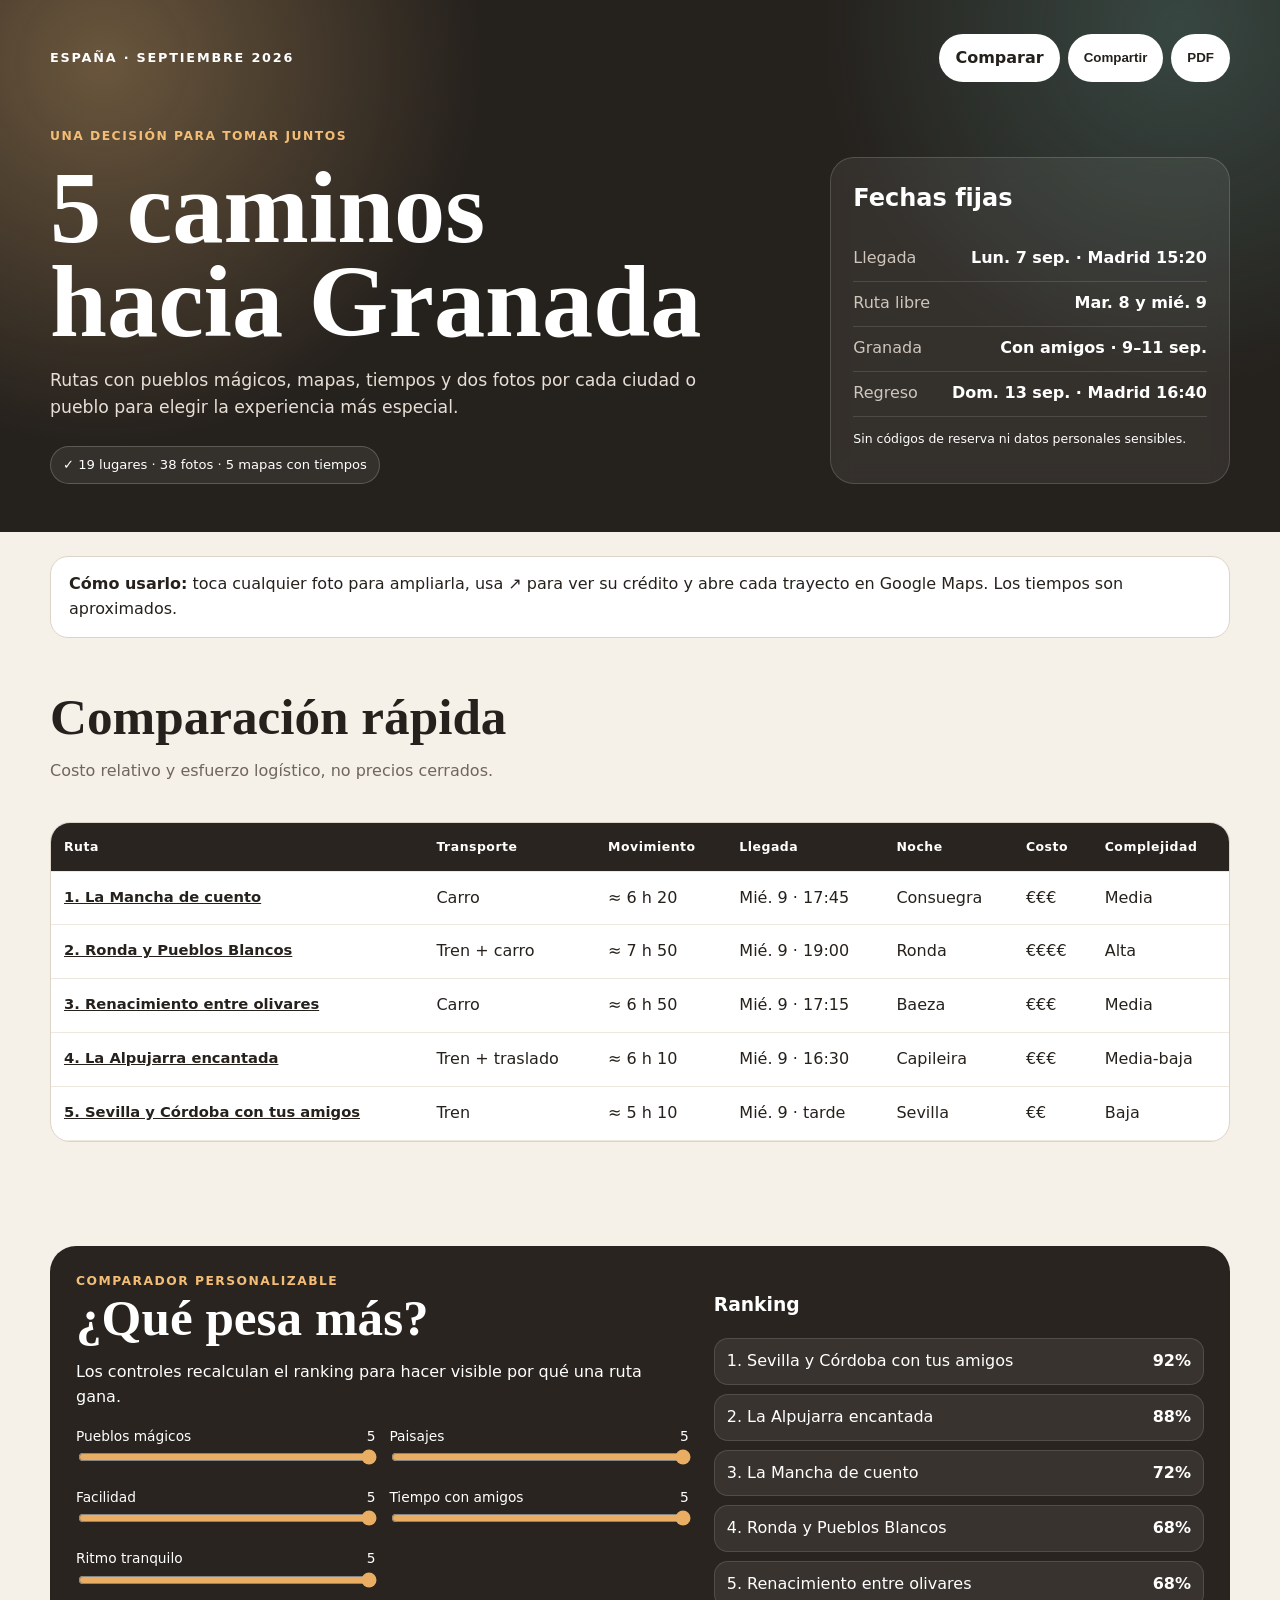
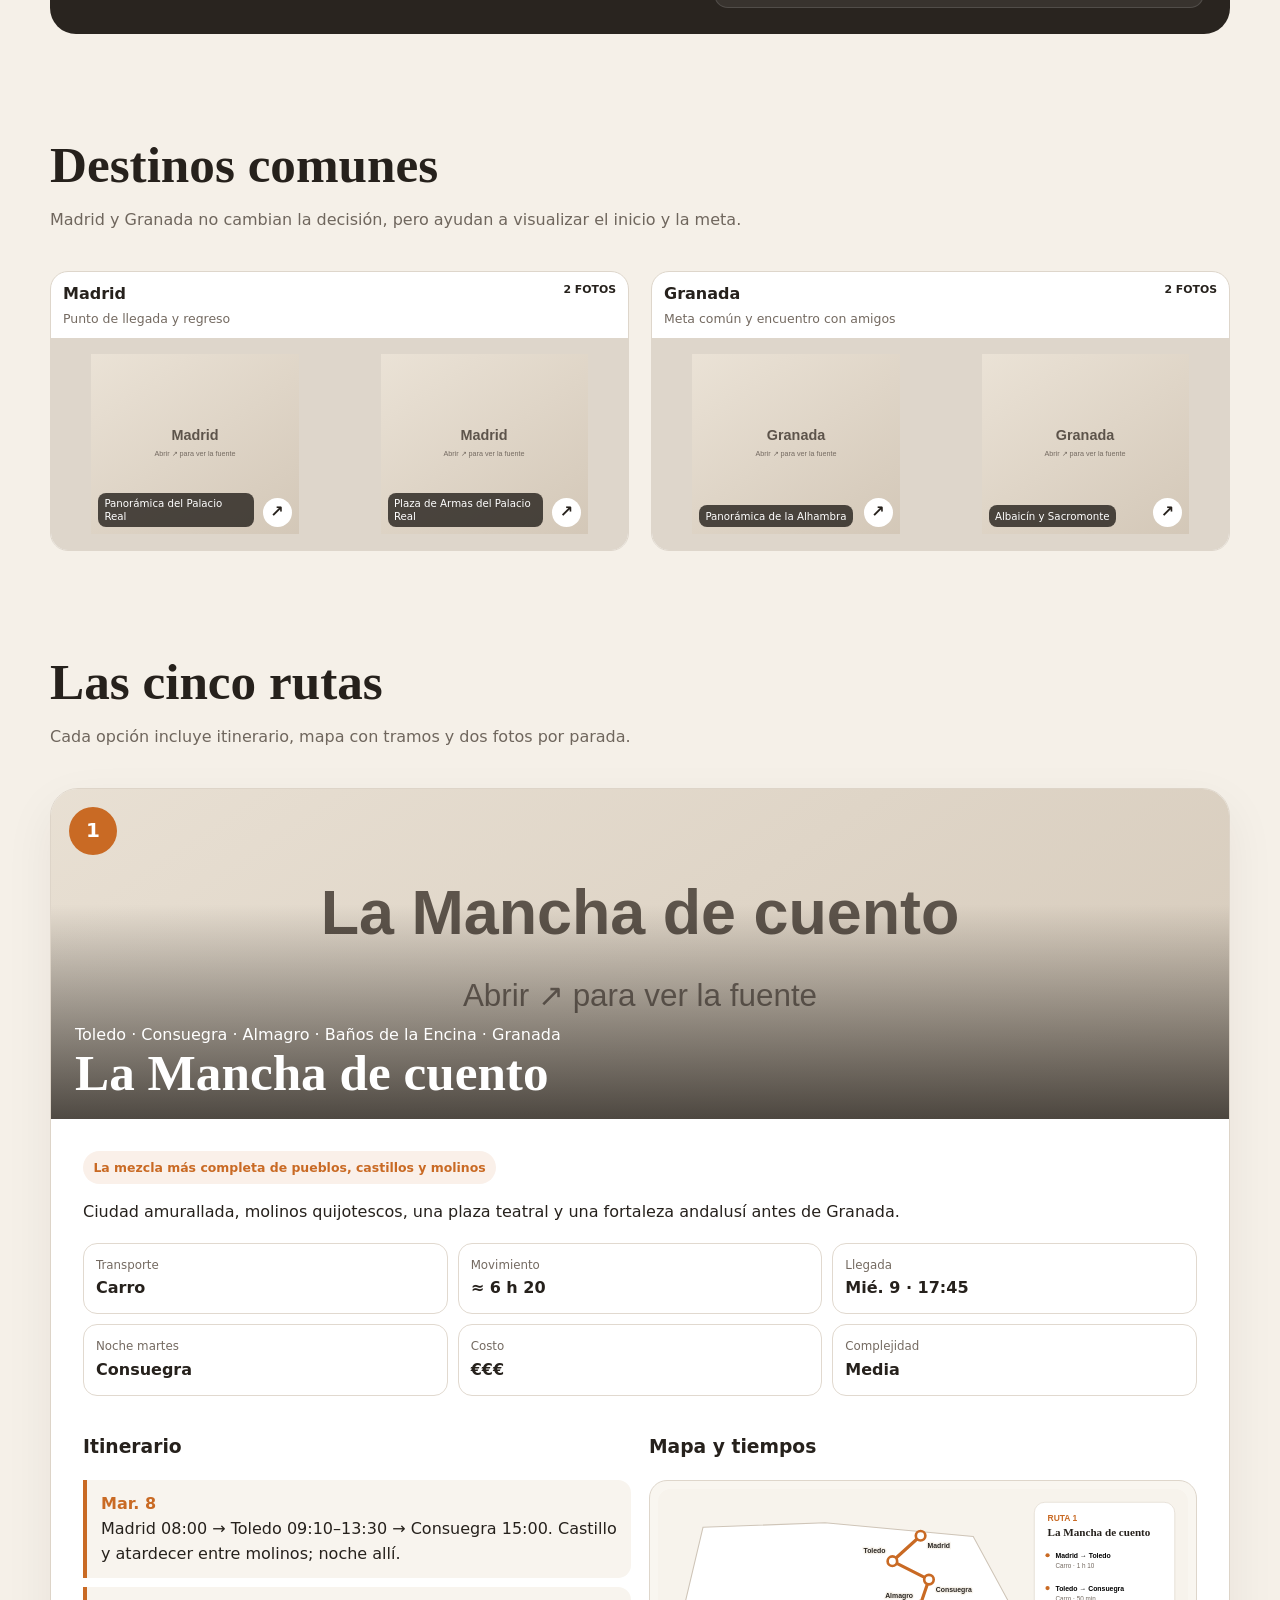
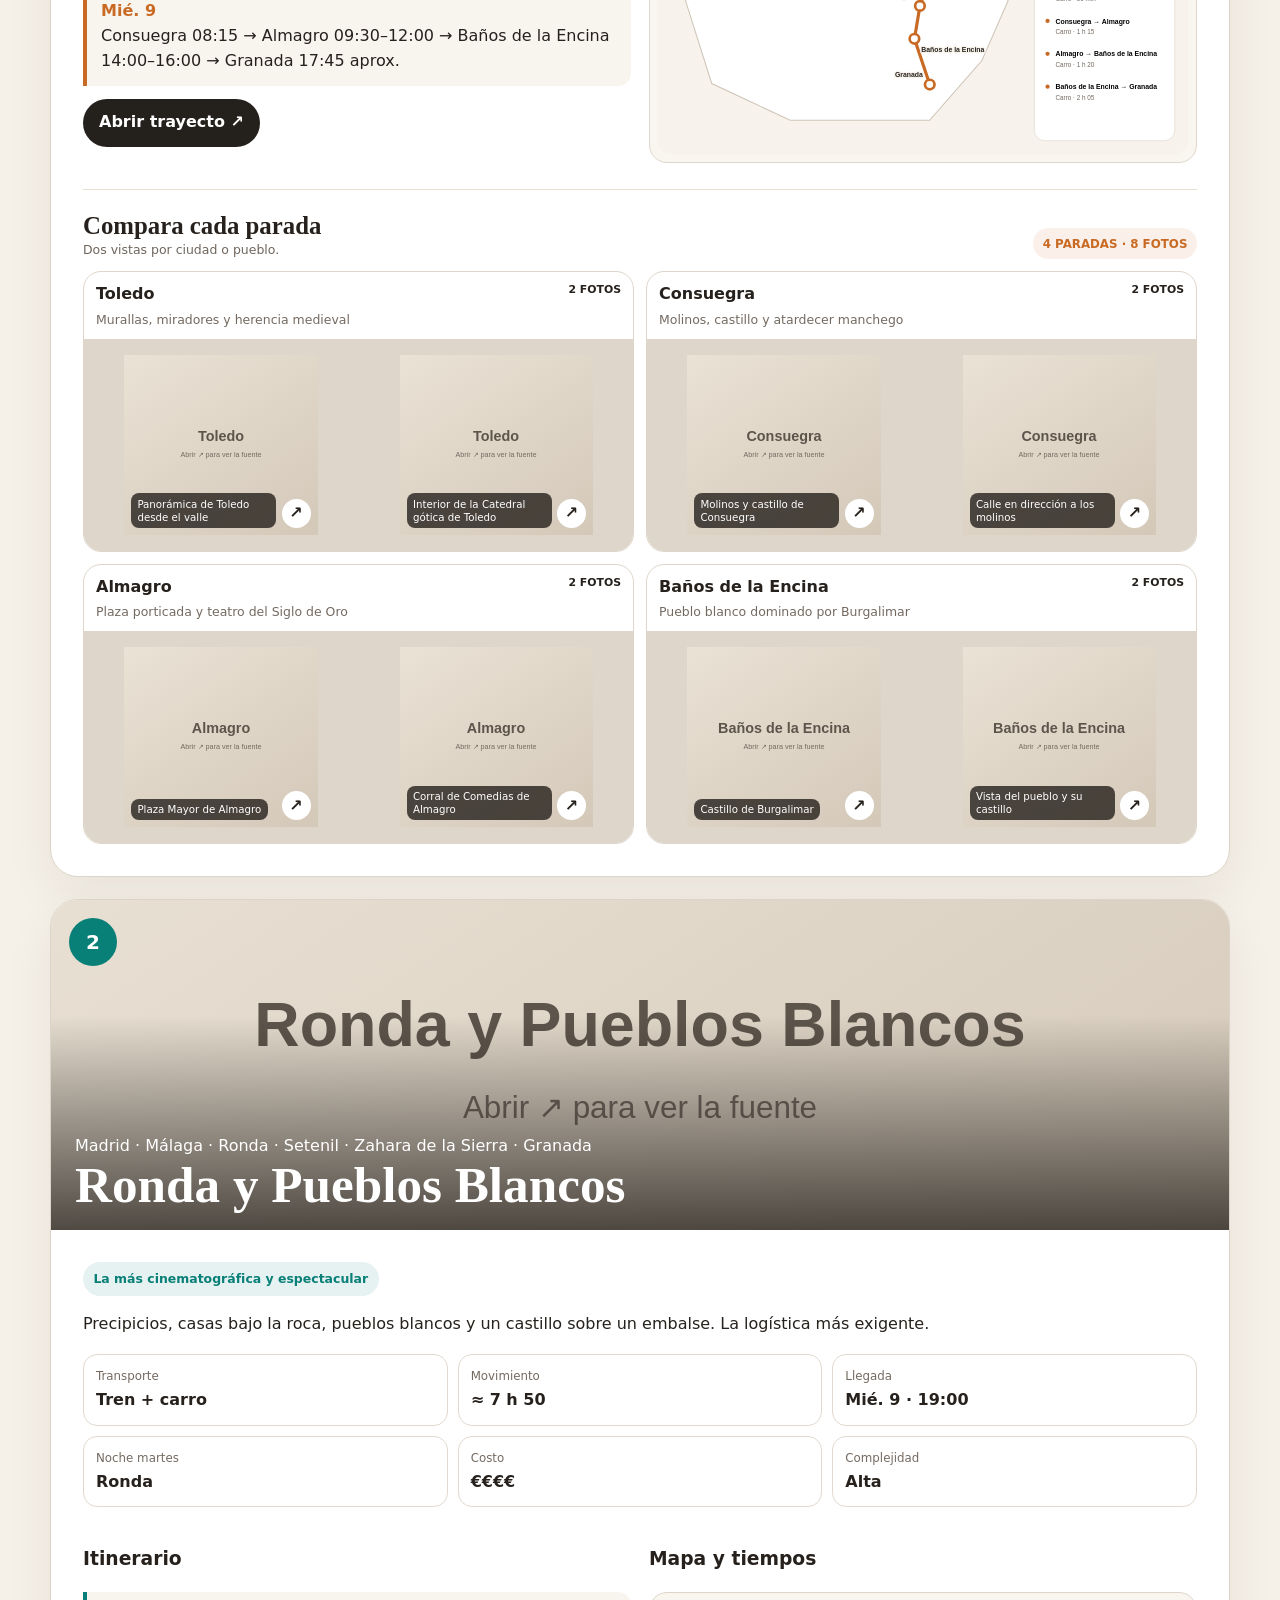
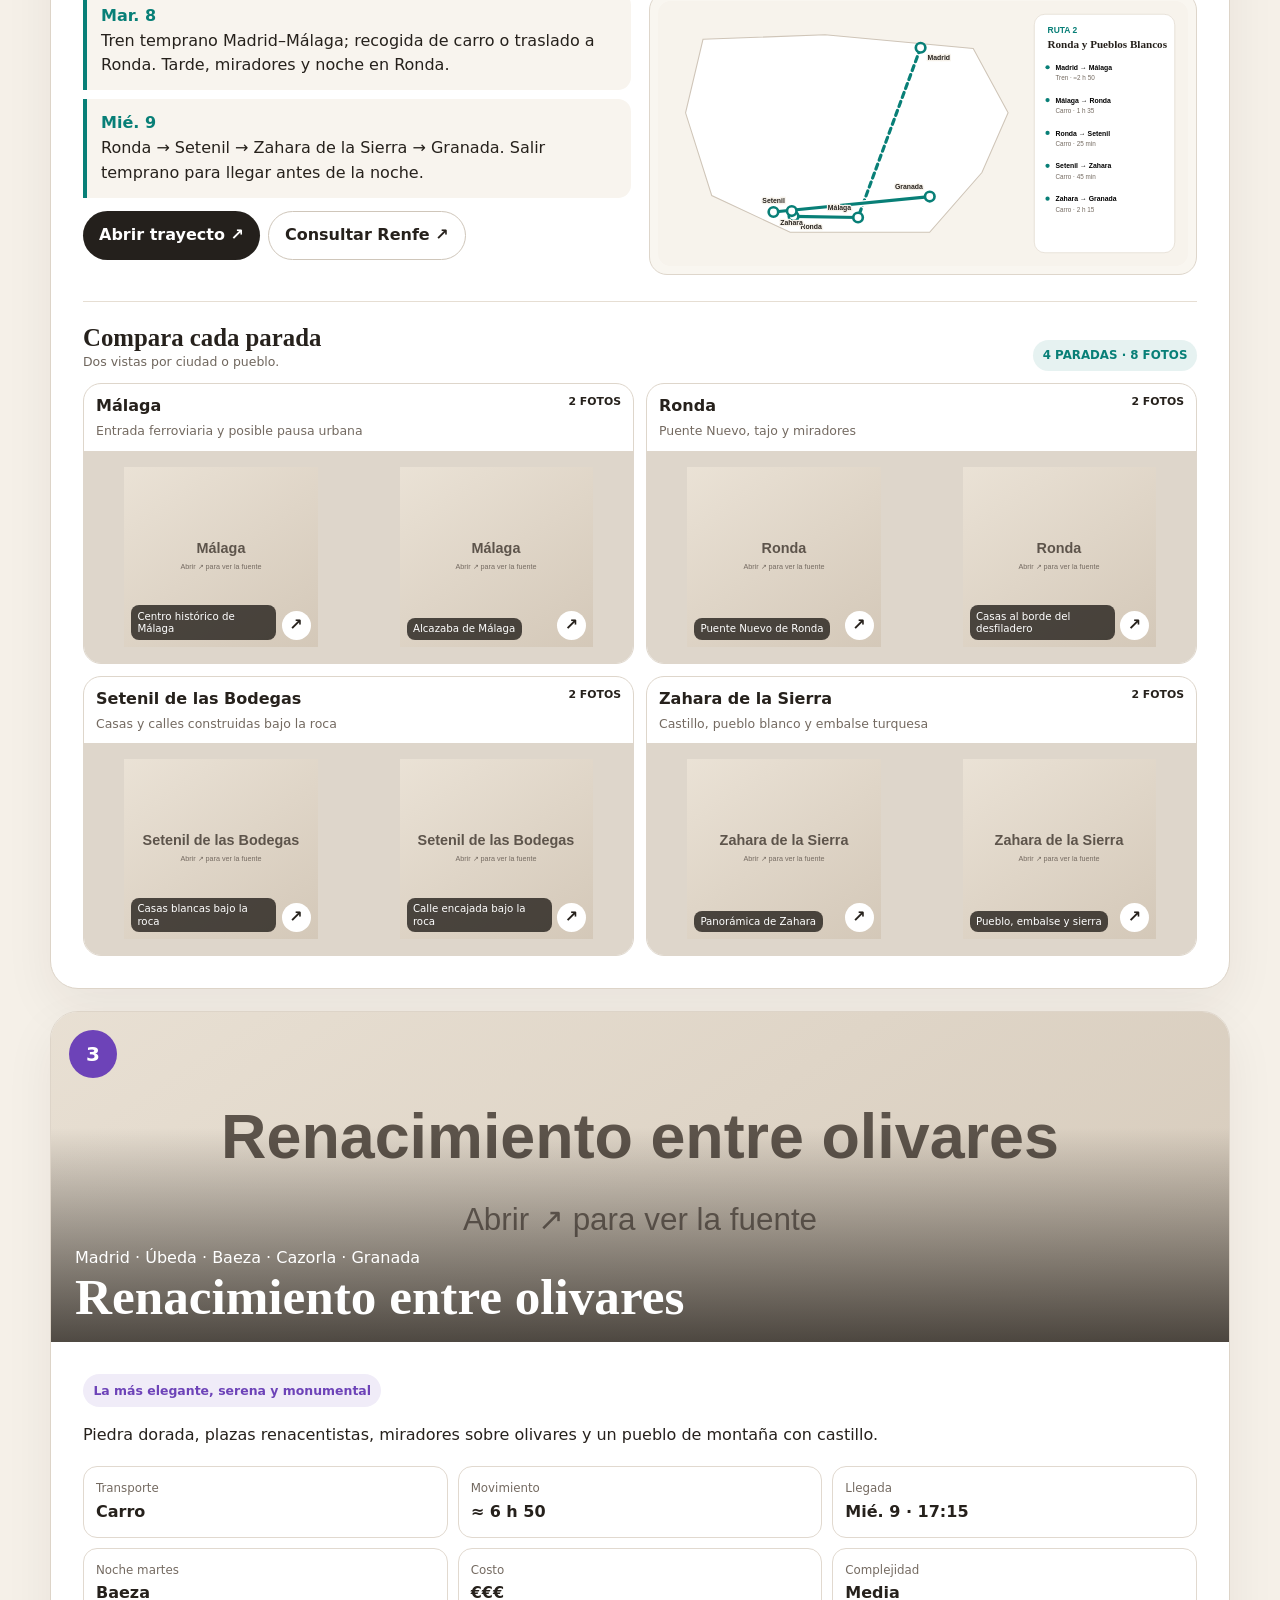
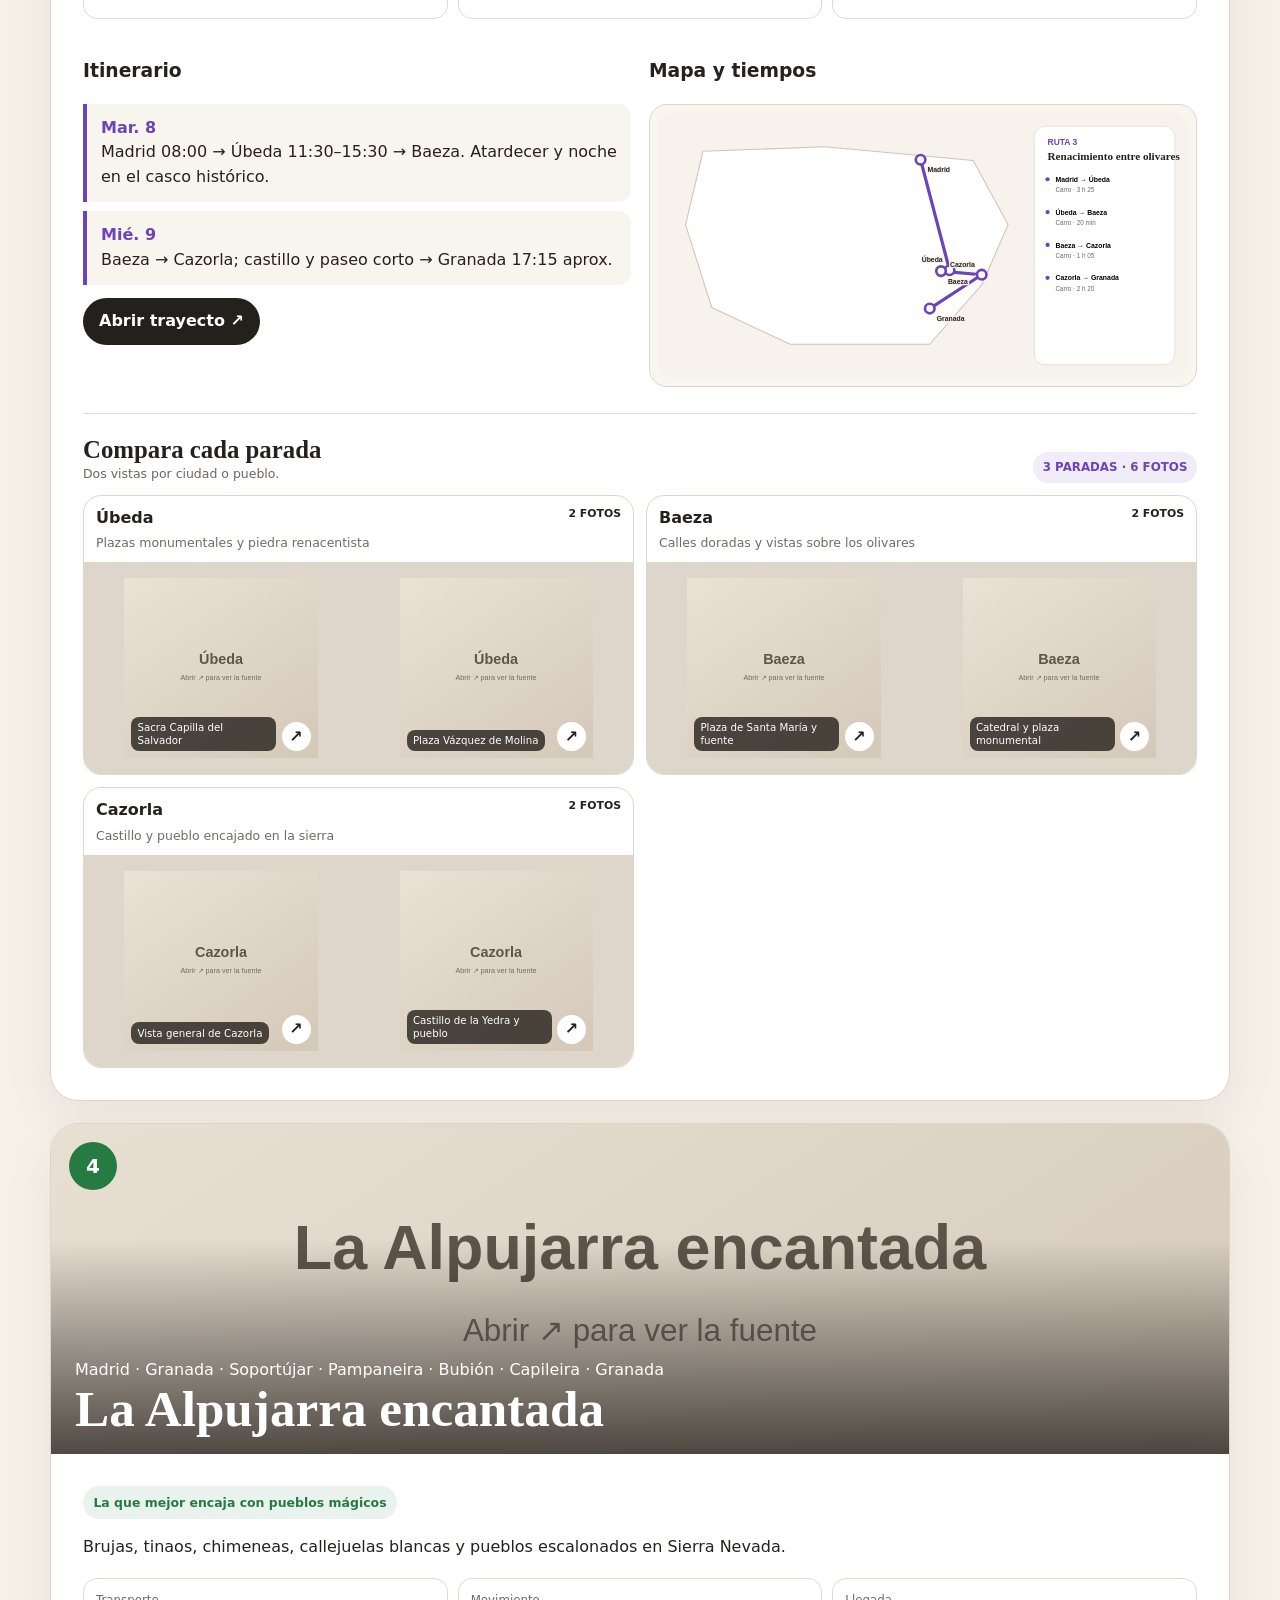
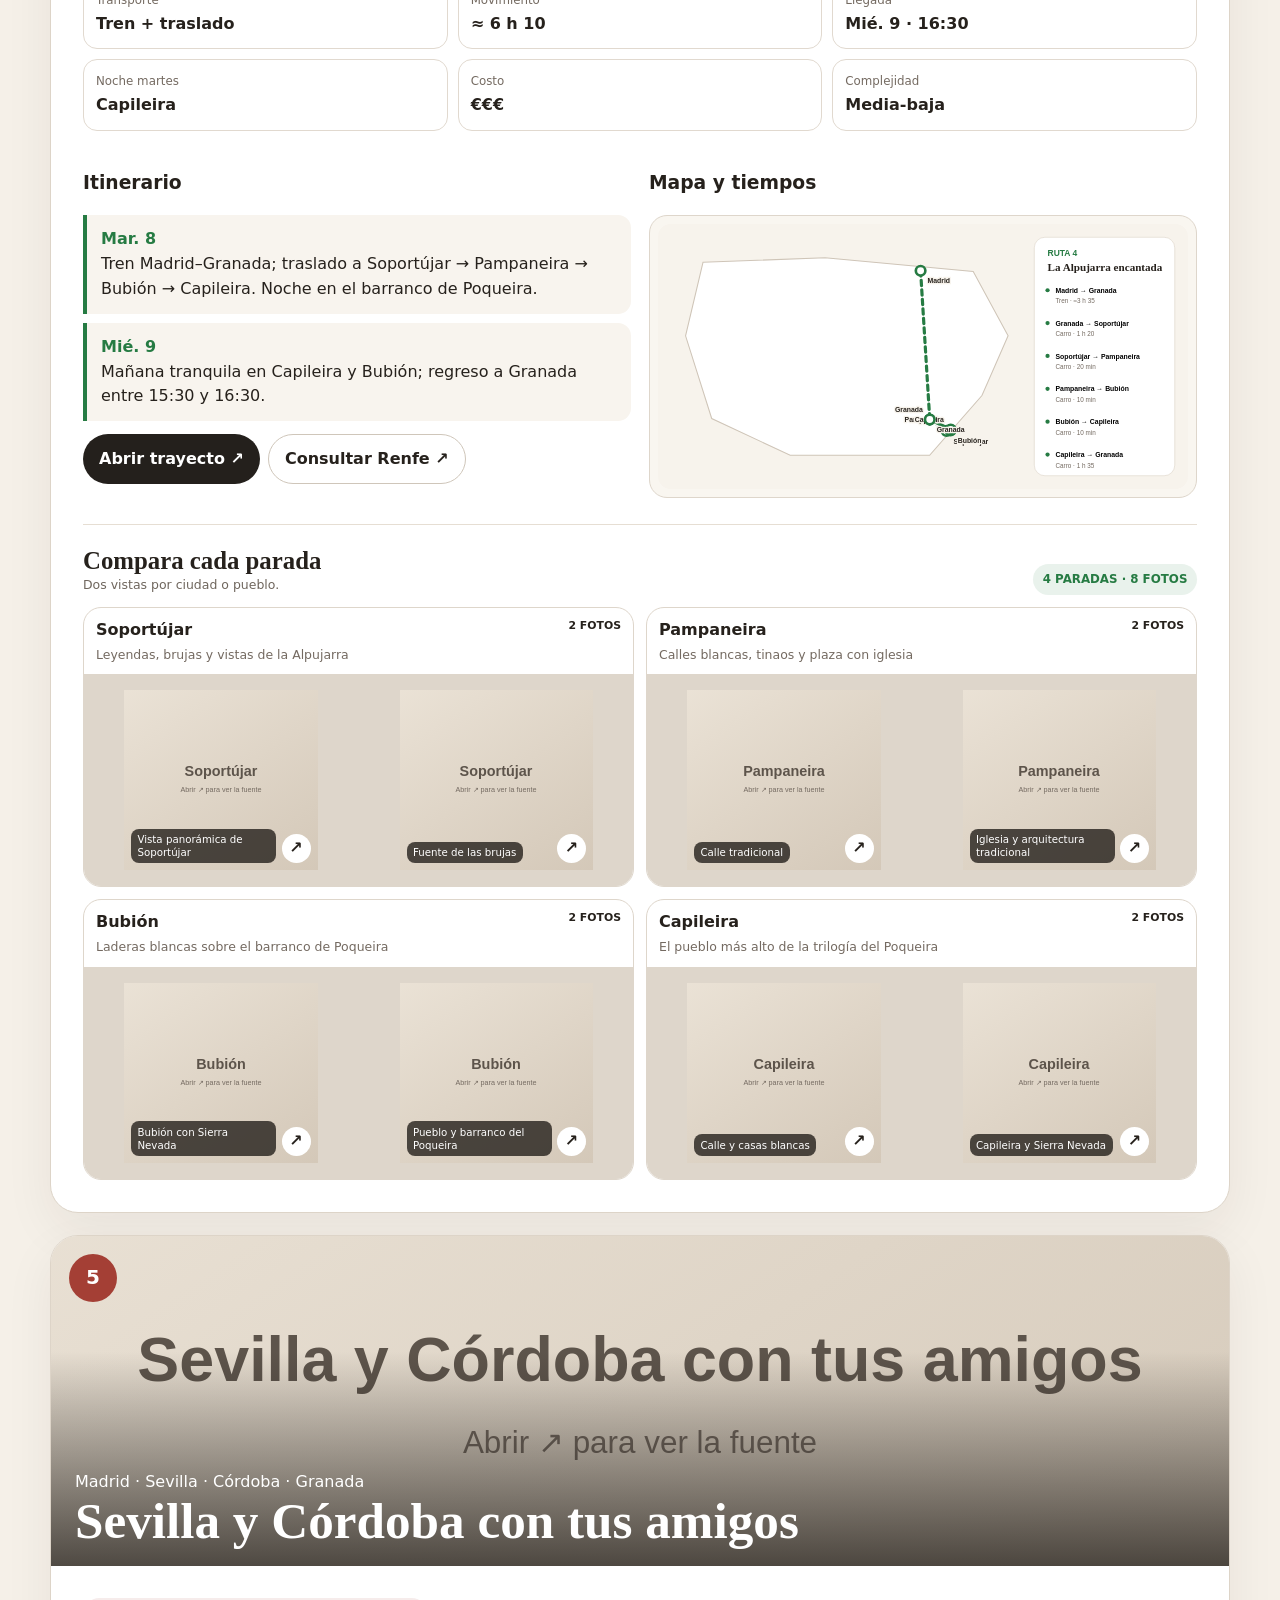
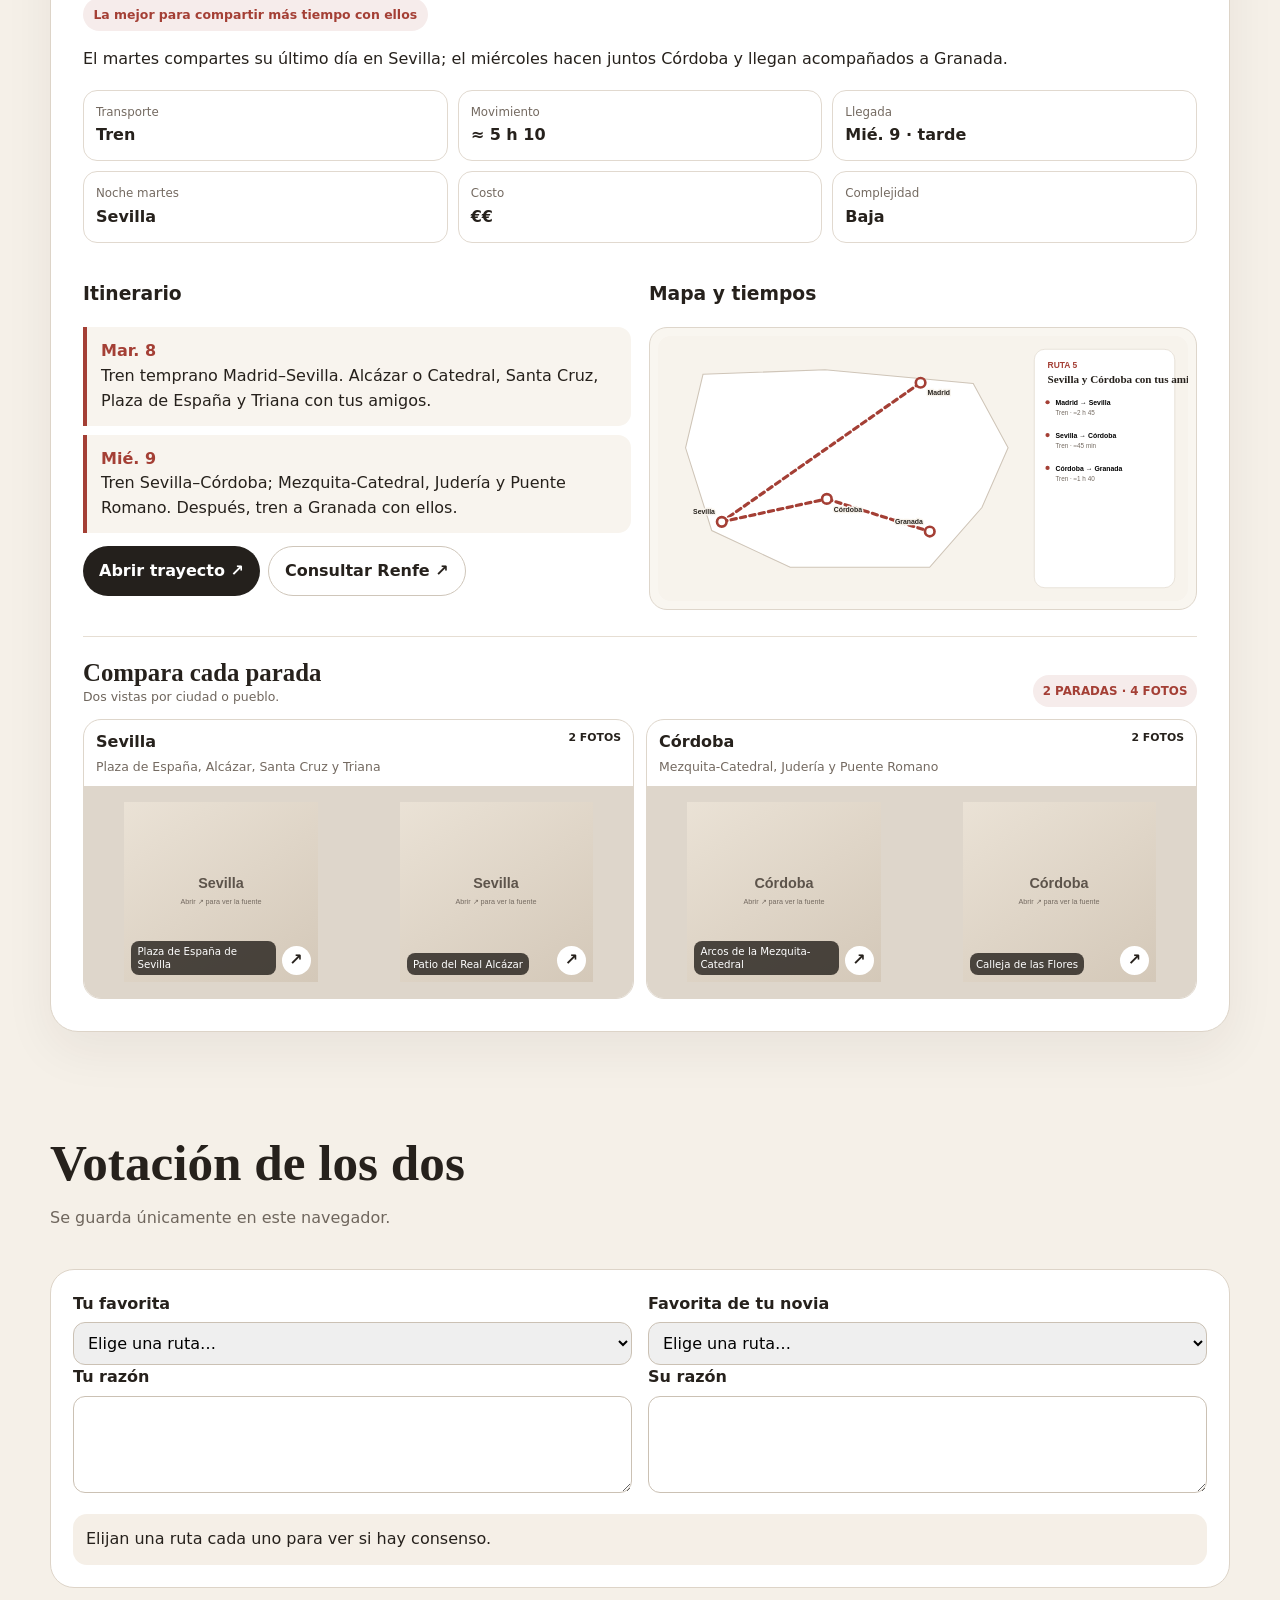
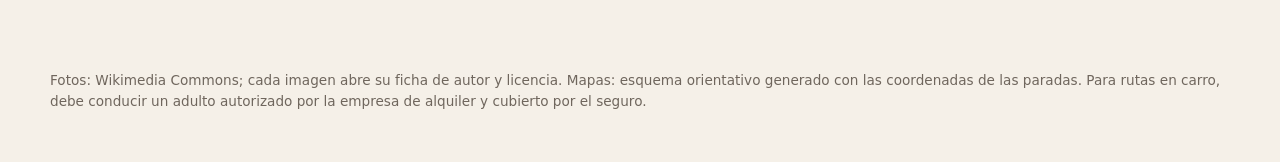
<file: index.html>
<!doctype html>
<html lang="es"><head><meta charset="utf-8"/><meta content="width=device-width,initial-scale=1" name="viewport"/><meta content="Cinco rutas hacia Granada con mapas, tiempos y dos fotos por cada ciudad o pueblo." name="description"/><meta content="5 caminos hacia Granada" property="og:title"/><meta content="Comparador de rutas por España para elegir juntos." property="og:description"/><meta content="https://commons.wikimedia.org/wiki/Special:Redirect/file/Windmills_of_Consuegra_(6933229482).jpg?width=1600" property="og:image"/><title>España 2026 · 5 rutas hacia Granada</title><link href="style.css" rel="stylesheet"/></head><body>
<header class="hero"><div class="wrap"><div class="top"><div class="brand">ESPAÑA · SEPTIEMBRE 2026</div><div class="actions"><a class="btn light" href="#compare">Comparar</a><button class="light" id="share">Compartir</button><button class="light" onclick="print()">PDF</button></div></div><div class="hero-grid"><div><div class="kicker">Una decisión para tomar juntos</div><h1>5 caminos<br/>hacia Granada</h1><p class="hero-copy">Rutas con pueblos mágicos, mapas, tiempos y dos fotos por cada ciudad o pueblo para elegir la experiencia más especial.</p><span class="badge">✓ 19 lugares · 38 fotos · 5 mapas con tiempos</span></div><aside class="trip"><h2>Fechas fijas</h2><dl><div><dt>Llegada</dt><dd>Lun. 7 sep. · Madrid 15:20</dd></div><div><dt>Ruta libre</dt><dd>Mar. 8 y mié. 9</dd></div><div><dt>Granada</dt><dd>Con amigos · 9–11 sep.</dd></div><div><dt>Regreso</dt><dd>Dom. 13 sep. · Madrid 16:40</dd></div></dl><p class="small">Sin códigos de reserva ni datos personales sensibles.</p></aside></div></div></header>
<main><div class="wrap notice"><strong>Cómo usarlo:</strong> toca cualquier foto para ampliarla, usa ↗ para ver su crédito y abre cada trayecto en Google Maps. Los tiempos son aproximados.</div>
<section class="section wrap" id="compare"><div class="section-head"><div><h2>Comparación rápida</h2><p class="muted">Costo relativo y esfuerzo logístico, no precios cerrados.</p></div></div><div class="tablebox"><table><thead><tr><th>Ruta</th><th>Transporte</th><th>Movimiento</th><th>Llegada</th><th>Noche</th><th>Costo</th><th>Complejidad</th></tr></thead><tbody id="tbody"></tbody></table></div></section>
<section class="section wrap"><div class="ranklab"><div><div class="kicker">Comparador personalizable</div><h2>¿Qué pesa más?</h2><p>Los controles recalculan el ranking para hacer visible por qué una ruta gana.</p><div class="sliders" id="sliders"></div></div><div><h3>Ranking</h3><div class="ranking" id="ranking"></div></div></div></section>
<section class="section wrap"><div class="section-head"><div><h2>Destinos comunes</h2><p class="muted">Madrid y Granada no cambian la decisión, pero ayudan a visualizar el inicio y la meta.</p></div></div><div class="common" id="common"></div></section>
<section class="section wrap"><div class="section-head"><div><h2>Las cinco rutas</h2><p class="muted">Cada opción incluye itinerario, mapa con tramos y dos fotos por parada.</p></div></div><div class="routes" id="routes"></div></section>
<section class="section wrap"><div class="section-head"><div><h2>Votación de los dos</h2><p class="muted">Se guarda únicamente en este navegador.</p></div></div><div class="vote"><div class="vote-grid"><div><label for="mine">Tu favorita</label><select id="mine"></select><label for="mynote">Tu razón</label><textarea id="mynote" rows="3"></textarea></div><div><label for="theirs">Favorita de tu novia</label><select id="theirs"></select><label for="theirnote">Su razón</label><textarea id="theirnote" rows="3"></textarea></div></div><div class="result" id="voteResult">Elijan una ruta cada uno para ver si hay consenso.</div></div></section></main>
<footer class="foot wrap">Fotos: Wikimedia Commons; cada imagen abre su ficha de autor y licencia. Mapas: esquema orientativo generado con las coordenadas de las paradas. Para rutas en carro, debe conducir un adulto autorizado por la empresa de alquiler y cubierto por el seguro.</footer>
<div class="lightbox" id="lightbox"><button class="light" id="close">Cerrar ×</button><div><img alt="" id="lightImg"/><p id="lightCap"></p></div></div>
<script defer="" src="data.js"></script><script defer="" src="app.js"></script></body></html>
</file>
<file: style.css>
*{box-sizing:border-box}html{scroll-behavior:smooth}body{margin:0;background:#f5f0e8;color:#26211c;font:16px/1.55 Inter,ui-sans-serif,system-ui,-apple-system,BlinkMacSystemFont,"Segoe UI",sans-serif}a{color:inherit}.wrap{width:min(1180px,calc(100% - 32px));margin:auto}.hero{padding:34px 0 48px;background:radial-gradient(circle at 8% 12%,#f4c07c55,transparent 30%),radial-gradient(circle at 92% 5%,#6aaea544,transparent 28%),#25211d;color:white}.top{display:flex;justify-content:space-between;gap:16px;align-items:center}.brand{font-size:.8rem;font-weight:900;letter-spacing:.14em}.actions{display:flex;flex-wrap:wrap;gap:8px}.btn,button{border:0;border-radius:999px;padding:.72rem 1rem;font-weight:800;cursor:pointer}.btn{display:inline-flex;text-decoration:none;align-items:center;gap:.35rem}.btn.dark,button.dark{background:#24201c;color:#fff}.btn.light,button.light{background:#fff;color:#24201c}.btn.line{border:1px solid #cfc6ba;background:#fff}.hero-grid{display:grid;grid-template-columns:1.3fr .7fr;gap:38px;align-items:end;padding-top:45px}.kicker{color:#f3bd75;font-weight:900;letter-spacing:.12em;font-size:.77rem;text-transform:uppercase}.hero h1{font:700 clamp(3rem,8vw,6.7rem)/.92 Georgia,serif;margin:.15em 0}.hero-copy{max-width:680px;color:#e7dfd5;font-size:1.08rem}.badge{display:inline-flex;margin-top:8px;border:1px solid #ffffff33;background:#ffffff12;padding:.5rem .75rem;border-radius:999px;font-size:.82rem}.trip{background:#ffffff12;border:1px solid #ffffff28;border-radius:24px;padding:22px;backdrop-filter:blur(10px)}.trip h2{margin-top:0}.trip dl{margin:0}.trip div{display:flex;justify-content:space-between;gap:18px;padding:.6rem 0;border-bottom:1px solid #ffffff20}.trip dt{color:#cfc6bc}.trip dd{margin:0;font-weight:800;text-align:right}.notice{margin:24px auto 0;background:#fff;border:1px solid #ddd4c8;border-radius:18px;padding:15px 18px}.section{padding:52px 0}.section h2{font:700 clamp(2rem,4vw,3.3rem)/1.05 Georgia,serif;margin:0}.section-head{display:flex;justify-content:space-between;gap:24px;align-items:end;margin-bottom:22px}.muted{color:#6f665d}.tablebox{overflow:auto;background:#fff;border:1px solid #ddd4c8;border-radius:20px}table{border-collapse:collapse;width:100%;min-width:850px}th,td{padding:14px 13px;border-bottom:1px solid #eee8df;text-align:left;vertical-align:top}thead th{background:#29241f;color:#fff;font-size:.78rem;letter-spacing:.04em}tbody th{font-size:.92rem}.ranklab{display:grid;grid-template-columns:1fr .8fr;gap:25px;background:#29241f;color:#fff;border-radius:26px;padding:26px}.sliders{display:grid;grid-template-columns:repeat(2,1fr);gap:14px}.slider label{display:flex;justify-content:space-between;font-size:.86rem}.slider input{width:100%;accent-color:#e9ae63}.ranking{display:grid;gap:9px}.rank{background:#ffffff12;border:1px solid #ffffff20;border-radius:14px;padding:10px 12px;display:flex;justify-content:space-between;gap:10px}.common,.routes{display:grid;gap:22px}.common{grid-template-columns:repeat(2,1fr)}.route{--c:#805f45;background:#fff;border:1px solid #ddd4c8;border-radius:28px;overflow:hidden;box-shadow:0 18px 50px #29231c10}.route-hero{height:330px;position:relative;background:#e5ded4}.route-hero img{width:100%;height:100%;object-fit:cover}.shade{position:absolute;inset:0;background:linear-gradient(180deg,transparent 35%,#16120eb8)}.route-num{position:absolute;top:18px;left:18px;background:var(--c);color:#fff;border-radius:50%;width:48px;height:48px;display:grid;place-items:center;font-weight:900;font-size:1.25rem}.hero-title{position:absolute;left:24px;right:24px;bottom:20px;color:#fff}.hero-title h2{font:700 clamp(2rem,4vw,3.4rem)/1 Georgia,serif;margin:0}.route-body{padding:clamp(20px,4vw,32px)}.verdict{display:inline-flex;background:color-mix(in srgb,var(--c) 10%,white);color:var(--c);padding:.43rem .65rem;border-radius:999px;font-weight:900;font-size:.78rem}.facts{display:grid;grid-template-columns:repeat(3,1fr);gap:10px;margin:18px 0}.fact{border:1px solid #e1d9cf;border-radius:14px;padding:12px}.fact span{display:block;color:#746a61;font-size:.74rem}.fact strong{display:block;margin-top:.15rem}.twocol{display:grid;grid-template-columns:1fr 1fr;gap:18px}.days{display:grid;gap:9px}.day{border-left:4px solid var(--c);background:#f8f4ee;padding:12px 14px;border-radius:0 13px 13px 0}.day strong{display:block;color:var(--c)}.map{background:#f9f6f0;border:1px solid #ded6cb;border-radius:18px;padding:8px;overflow:hidden}.map svg{display:block;width:100%;height:auto}.route-links{display:flex;flex-wrap:wrap;gap:8px;margin-top:13px}.gallery{margin-top:26px;padding-top:22px;border-top:1px solid #e6ded3}.gallery-head{display:flex;justify-content:space-between;align-items:end;gap:14px;margin-bottom:12px}.gallery-head h3{margin:0;font:700 1.55rem Georgia,serif}.count{background:color-mix(in srgb,var(--c) 10%,white);color:var(--c);padding:.4rem .6rem;border-radius:999px;font-weight:900;font-size:.74rem}.places{display:grid;grid-template-columns:repeat(2,1fr);gap:12px}.place{border:1px solid #ded6cb;border-radius:18px;overflow:hidden;background:#fff}.place-h{padding:10px 12px;display:flex;justify-content:space-between;gap:10px}.place-h h4{margin:0}.place-h p{margin:.15rem 0 0;color:#746a61;font-size:.78rem}.place-h b{font-size:.68rem;color:var(--c);white-space:nowrap}.pics{display:grid;grid-template-columns:1fr 1fr;gap:2px;background:#ded6cb}.shot{position:relative;height:180px;background:#e7e0d6}.shot img{width:100%;height:100%;object-fit:cover;display:block;cursor:zoom-in}.shot span{position:absolute;left:7px;bottom:7px;max-width:75%;background:#16120ebd;color:#fff;padding:.28rem .4rem;border-radius:8px;font-size:.64rem;line-height:1.25}.credit{position:absolute;right:7px;bottom:7px;width:29px;height:29px;border-radius:50%;background:#fff;display:grid;place-items:center;text-decoration:none;font-weight:900}.vote{background:#fff;border:1px solid #ddd4c8;border-radius:24px;padding:22px}.vote-grid{display:grid;grid-template-columns:1fr 1fr;gap:16px}.vote label{font-weight:800}.vote select,.vote textarea{width:100%;margin-top:6px;border:1px solid #cbc1b4;border-radius:12px;padding:10px;font:inherit}.result{margin-top:14px;padding:13px;border-radius:14px;background:#f5efe7}.lightbox{position:fixed;inset:0;background:#120f0ddd;display:none;place-items:center;padding:20px;z-index:99}.lightbox.open{display:grid}.lightbox img{max-width:min(1100px,94vw);max-height:82vh;border-radius:14px}.lightbox button{position:absolute;top:16px;right:16px}.lightbox p{color:white;text-align:center}.foot{padding:30px 0 50px;color:#6f665d;font-size:.85rem}.small{font-size:.78rem}.fallback{display:grid;place-items:center;color:#685f56;font-weight:900;text-align:center;padding:10px}@media(max-width:820px){.hero-grid,.ranklab,.twocol{grid-template-columns:1fr}.hero-grid{padding-top:32px}.common,.places{grid-template-columns:1fr}.facts{grid-template-columns:repeat(2,1fr)}.route-hero{height:285px}.sliders{grid-template-columns:1fr}.section-head{display:block}.section-head p{margin-bottom:0}.shot{height:40vw;max-height:210px;min-height:145px}}@media(max-width:500px){.wrap{width:min(100% - 20px,1180px)}.top{align-items:flex-start}.actions{justify-content:flex-end}.actions .btn:first-child{display:none}.hero h1{font-size:3.7rem}.trip div{display:block}.trip dd{text-align:left}.facts{grid-template-columns:1fr}.route-body{padding:17px}.route-hero{height:245px}.hero-title{left:17px;right:17px}.pics{grid-template-columns:1fr 1fr}.shot{height:43vw;min-height:135px}.gallery-head{display:block}.count{display:inline-block;margin-top:8px}}@media print{.actions,.ranklab,.vote,.route-links,.lightbox{display:none!important}.route{break-inside:avoid}.section{padding:25px 0}.shot{height:120px}}
</file>
